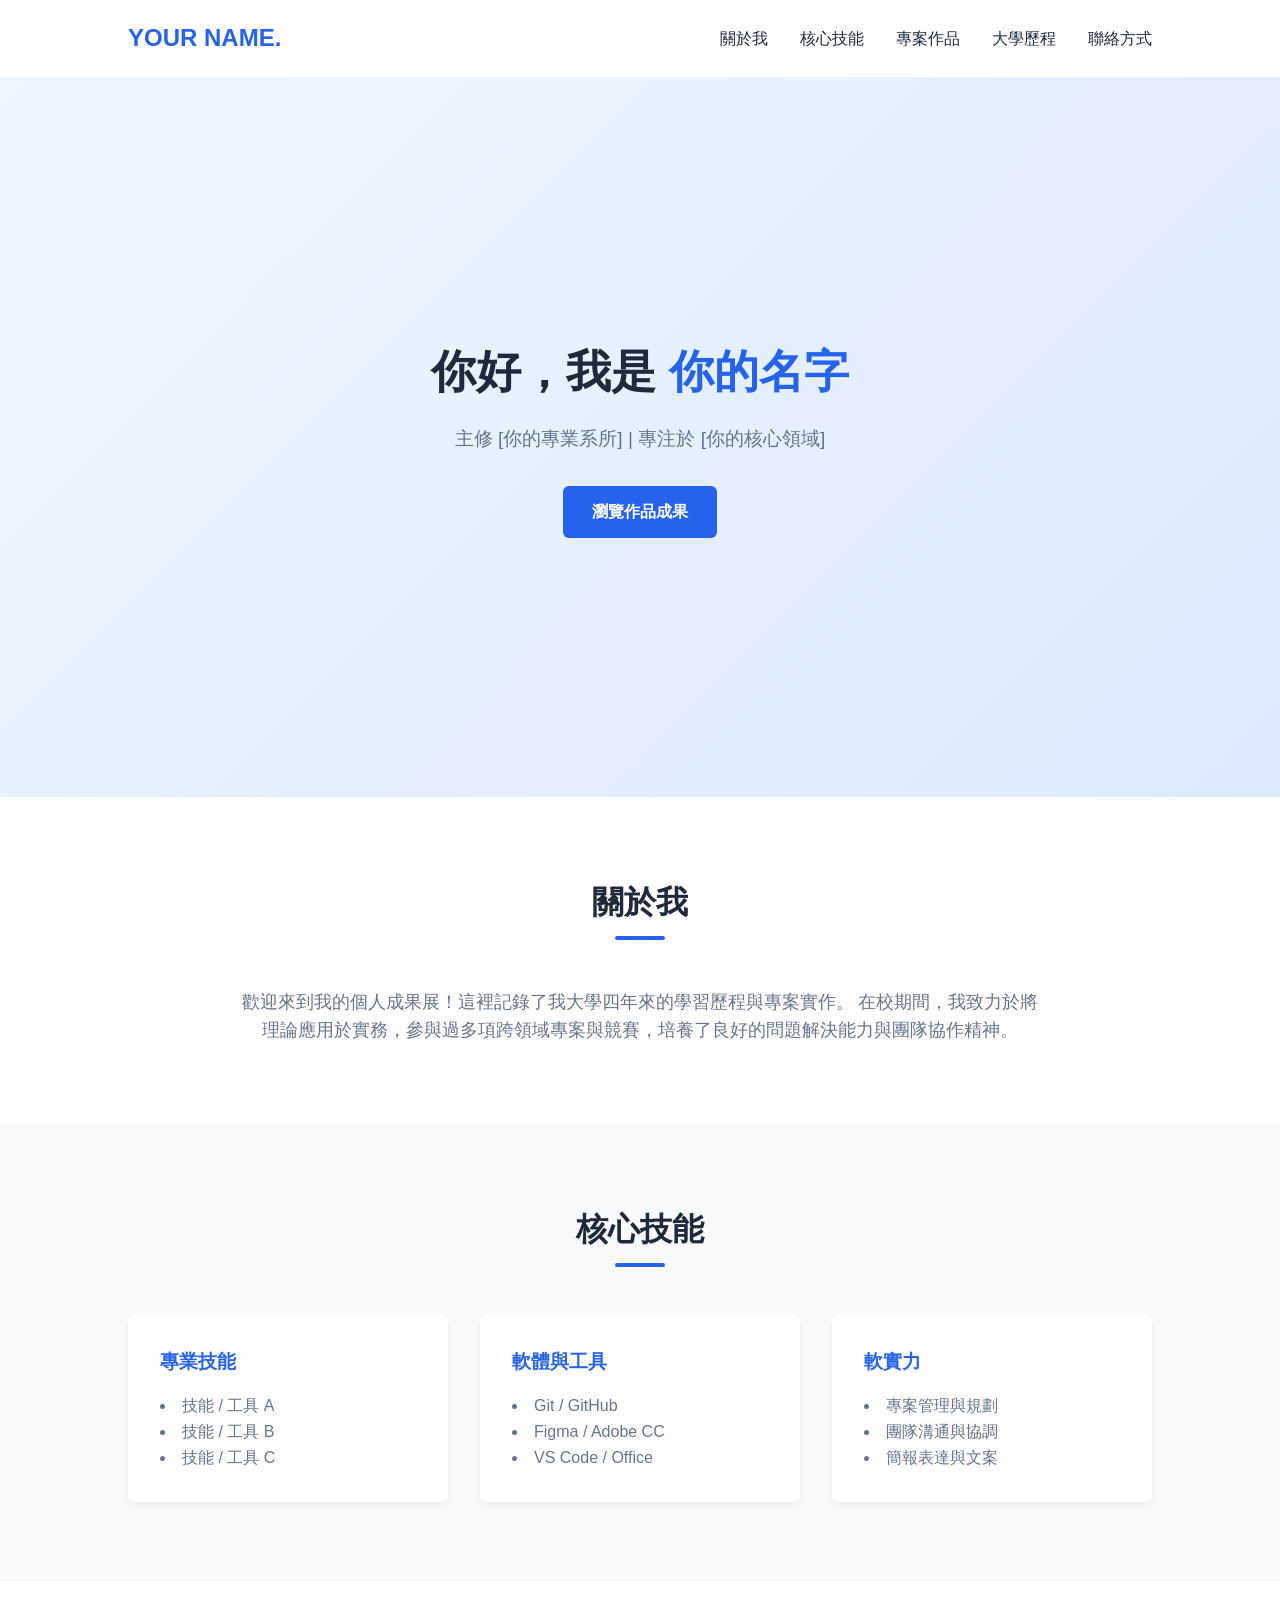
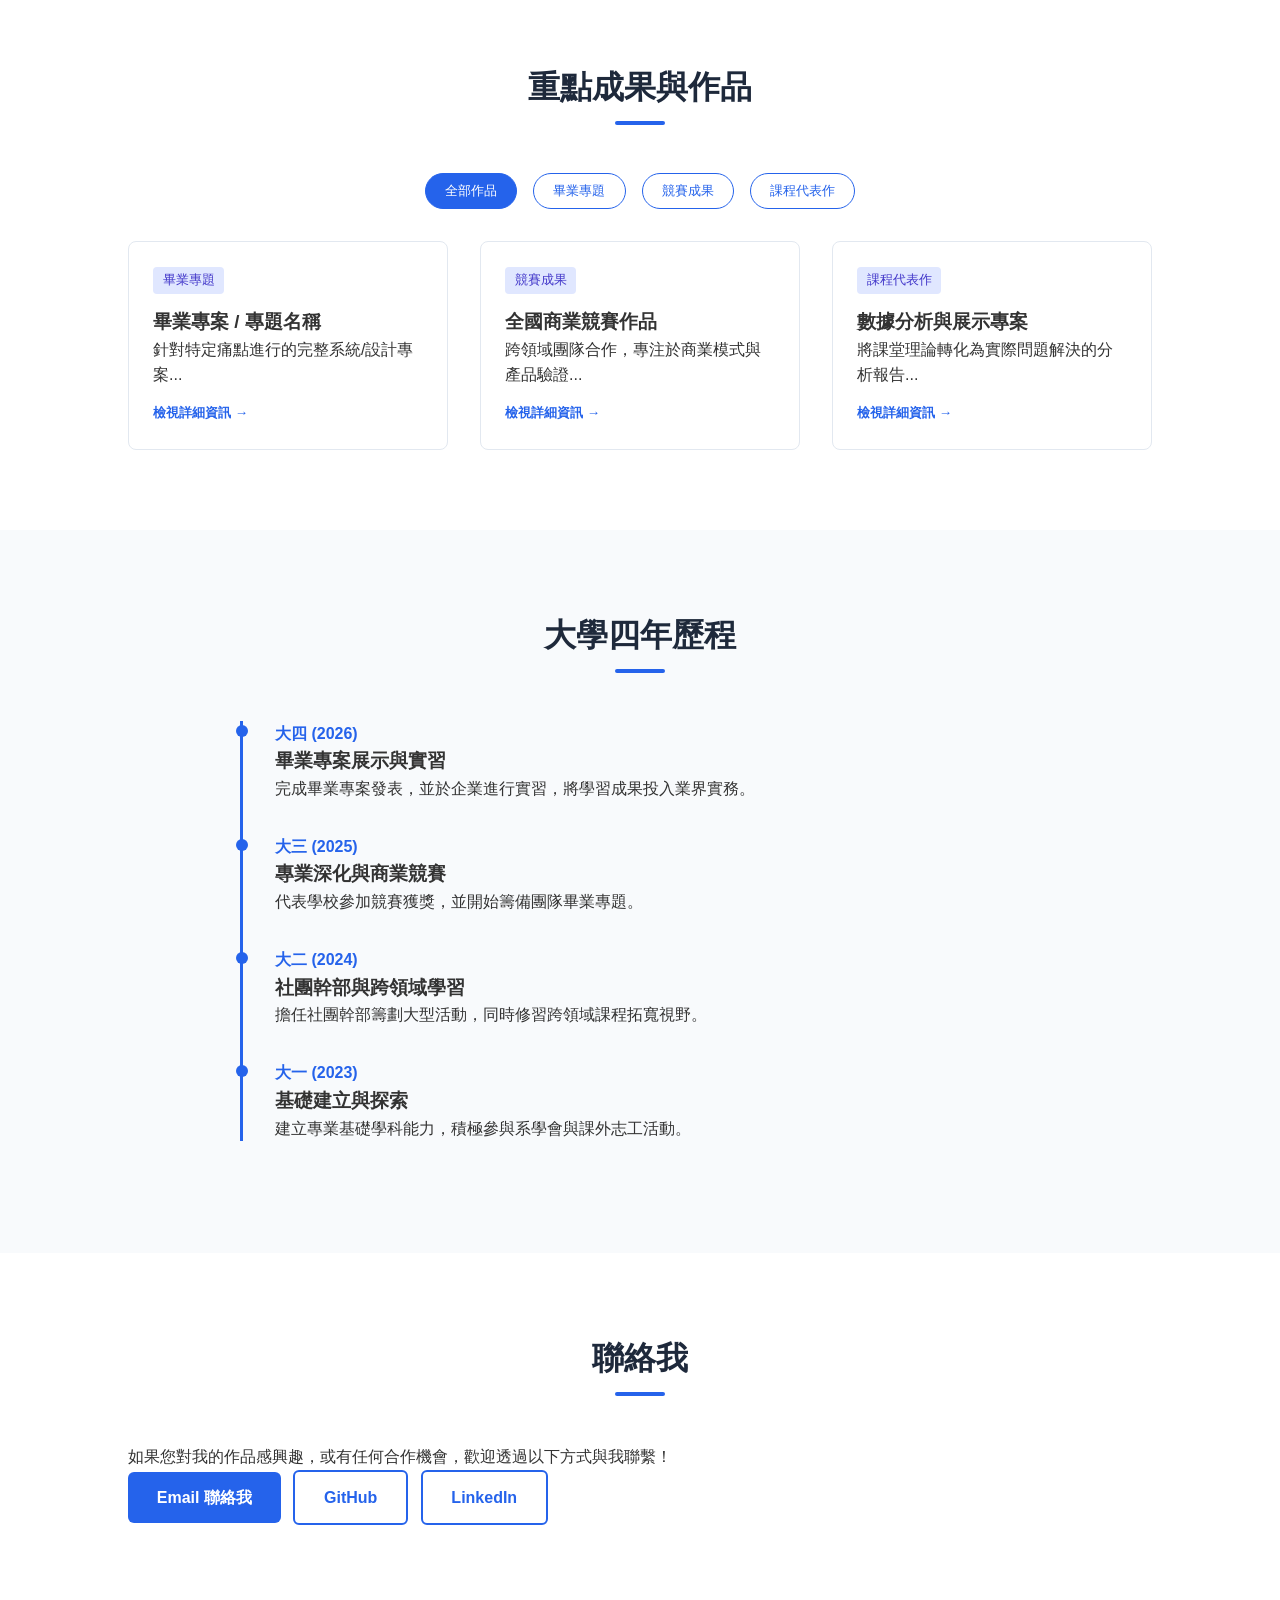
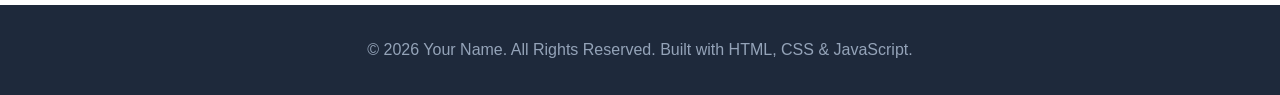
<file: index.html>
<!DOCTYPE html>
<html lang="zh-Hant">
<head>
    <meta charset="UTF-8">
    <meta name="viewport" content="width=device-width, initial-scale=1.0">
    <title>個人作品集 | 大學四年成果展</title>
    <link rel="stylesheet" href="style.css">
</head>
<body>

    <!-- 導覽列 -->
    <nav class="navbar" id="navbar">
        <div class="logo">YOUR NAME.</div>
        <ul class="nav-links">
            <li><a href="#about" class="nav-item">關於我</a></li>
            <li><a href="#skills" class="nav-item">核心技能</a></li>
            <li><a href="#projects" class="nav-item">專案作品</a></li>
            <li><a href="#timeline" class="nav-item">大學歷程</a></li>
            <li><a href="#contact" class="nav-item">聯絡方式</a></li>
        </ul>
    </nav>

    <!-- 首頁 Hero 區塊 -->
    <header class="hero">
        <div class="hero-content">
            <h1>你好，我是 <span class="highlight">你的名字</span></h1>
            <p>主修 [你的專業系所] | 專注於 [你的核心領域]</p>
            <a href="#projects" class="btn">瀏覽作品成果</a>
        </div>
    </header>

    <!-- 關於我 -->
    <section id="about" class="section">
        <h2 class="section-title">關於我</h2>
        <div class="about-container">
            <p class="about-text">
                歡迎來到我的個人成果展！這裡記錄了我大學四年來的學習歷程與專案實作。
                在校期間，我致力於將理論應用於實務，參與過多項跨領域專案與競賽，培養了良好的問題解決能力與團隊協作精神。
            </p>
        </div>
    </section>

    <!-- 核心技能 -->
    <section id="skills" class="section bg-light">
        <h2 class="section-title">核心技能</h2>
        <div class="skills-grid">
            <div class="skill-card">
                <h3>專業技能</h3>
                <ul>
                    <li>技能 / 工具 A</li>
                    <li>技能 / 工具 B</li>
                    <li>技能 / 工具 C</li>
                </ul>
            </div>
            <div class="skill-card">
                <h3>軟體與工具</h3>
                <ul>
                    <li>Git / GitHub</li>
                    <li>Figma / Adobe CC</li>
                    <li>VS Code / Office</li>
                </ul>
            </div>
            <div class="skill-card">
                <h3>軟實力</h3>
                <ul>
                    <li>專案管理與規劃</li>
                    <li>團隊溝通與協調</li>
                    <li>簡報表達與文案</li>
                </ul>
            </div>
        </div>
    </section>

    <!-- 專案/作品展示（支援 JS 分類篩選與彈窗檢視） -->
    <section id="projects" class="section">
        <h2 class="section-title">重點成果與作品</h2>
        
        <!-- JS 篩選按鈕 -->
        <div class="filter-buttons">
            <button class="filter-btn active" data-filter="all">全部作品</button>
            <button class="filter-btn" data-filter="graduation">畢業專題</button>
            <button class="filter-btn" data-filter="competition">競賽成果</button>
            <button class="filter-btn" data-filter="course">課程代表作</button>
        </div>

        <div class="projects-grid">
            <!-- 作品 1 -->
            <div class="project-card" data-category="graduation" data-title="畢業專案 / 專題名稱" data-desc="這是畢業專題的詳細說明。我們針對 [目標問題] 進行分析與實作，採用了 [技術/方法] 解決痛點，並獲得了 [專案成果/效益]。">
                <div class="project-info">
                    <span class="tag">畢業專題</span>
                    <h3>畢業專案 / 專題名稱</h3>
                    <p>針對特定痛點進行的完整系統/設計專案...</p>
                    <button class="btn-detail">檢視詳細資訊 &rarr;</button>
                </div>
            </div>

            <!-- 作品 2 -->
            <div class="project-card" data-category="competition" data-title="全國商業競賽作品" data-desc="代表學校參加全國競賽，團隊負責商業模式規劃與產品雛形驗證，最終順利進入決賽並獲得佳績。">
                <div class="project-info">
                    <span class="tag">競賽成果</span>
                    <h3>全國商業競賽作品</h3>
                    <p>跨領域團隊合作，專注於商業模式與產品驗證...</p>
                    <button class="btn-detail">檢視詳細資訊 &rarr;</button>
                </div>
            </div>

            <!-- 作品 3 -->
            <div class="project-card" data-category="course" data-title="數據分析與展示專案" data-desc="大學三年的課程代表作品，利用數據分析方法與視覺化工具呈現研究結果。">
                <div class="project-info">
                    <span class="tag">課程代表作</span>
                    <h3>數據分析與展示專案</h3>
                    <p>將課堂理論轉化為實際問題解決的分析報告...</p>
                    <button class="btn-detail">檢視詳細資訊 &rarr;</button>
                </div>
            </div>
        </div>
    </section>

    <!-- 大學四年時間軸 -->
    <section id="timeline" class="section bg-light">
        <h2 class="section-title">大學四年歷程</h2>
        <div class="timeline">
            <div class="timeline-item fade-in">
                <div class="timeline-date">大四 (2026)</div>
                <div class="timeline-content">
                    <h3>畢業專案展示與實習</h3>
                    <p>完成畢業專案發表，並於企業進行實習，將學習成果投入業界實務。</p>
                </div>
            </div>
            <div class="timeline-item fade-in">
                <div class="timeline-date">大三 (2025)</div>
                <div class="timeline-content">
                    <h3>專業深化與商業競賽</h3>
                    <p>代表學校參加競賽獲獎，並開始籌備團隊畢業專題。</p>
                </div>
            </div>
            <div class="timeline-item fade-in">
                <div class="timeline-date">大二 (2024)</div>
                <div class="timeline-content">
                    <h3>社團幹部與跨領域學習</h3>
                    <p>擔任社團幹部籌劃大型活動，同時修習跨領域課程拓寬視野。</p>
                </div>
            </div>
            <div class="timeline-item fade-in">
                <div class="timeline-date">大一 (2023)</div>
                <div class="timeline-content">
                    <h3>基礎建立與探索</h3>
                    <p>建立專業基礎學科能力，積極參與系學會與課外志工活動。</p>
                </div>
            </div>
        </div>
    </section>

    <!-- 聯絡方式 -->
    <section id="contact" class="section">
        <h2 class="section-title">聯絡我</h2>
        <div class="contact-content">
            <p>如果您對我的作品感興趣，或有任何合作機會，歡迎透過以下方式與我聯繫！</p>
            <div class="contact-links">
                <a href="mailto:your.email@example.com" class="btn">Email 聯絡我</a>
                <a href="https://github.com/yourusername" target="_blank" class="btn btn-outline">GitHub</a>
                <a href="https://linkedin.com/in/yourusername" target="_blank" class="btn btn-outline">LinkedIn</a>
            </div>
        </div>
    </section>

    <!-- JS 彈窗 (Modal) -->
    <div id="project-modal" class="modal">
        <div class="modal-content">
            <span class="close-btn">&times;</span>
            <h3 id="modal-title">作品名稱</h3>
            <p id="modal-desc">詳細說明內容...</p>
        </div>
    </div>

    <!-- 頁尾 -->
    <footer>
        <p>&copy; 2026 Your Name. All Rights Reserved. Built with HTML, CSS & JavaScript.</p>
    </footer>

    <!-- 引入外部 JS 檔案 -->
    <script src="script.js"></script>
</body>
</html>
</file>
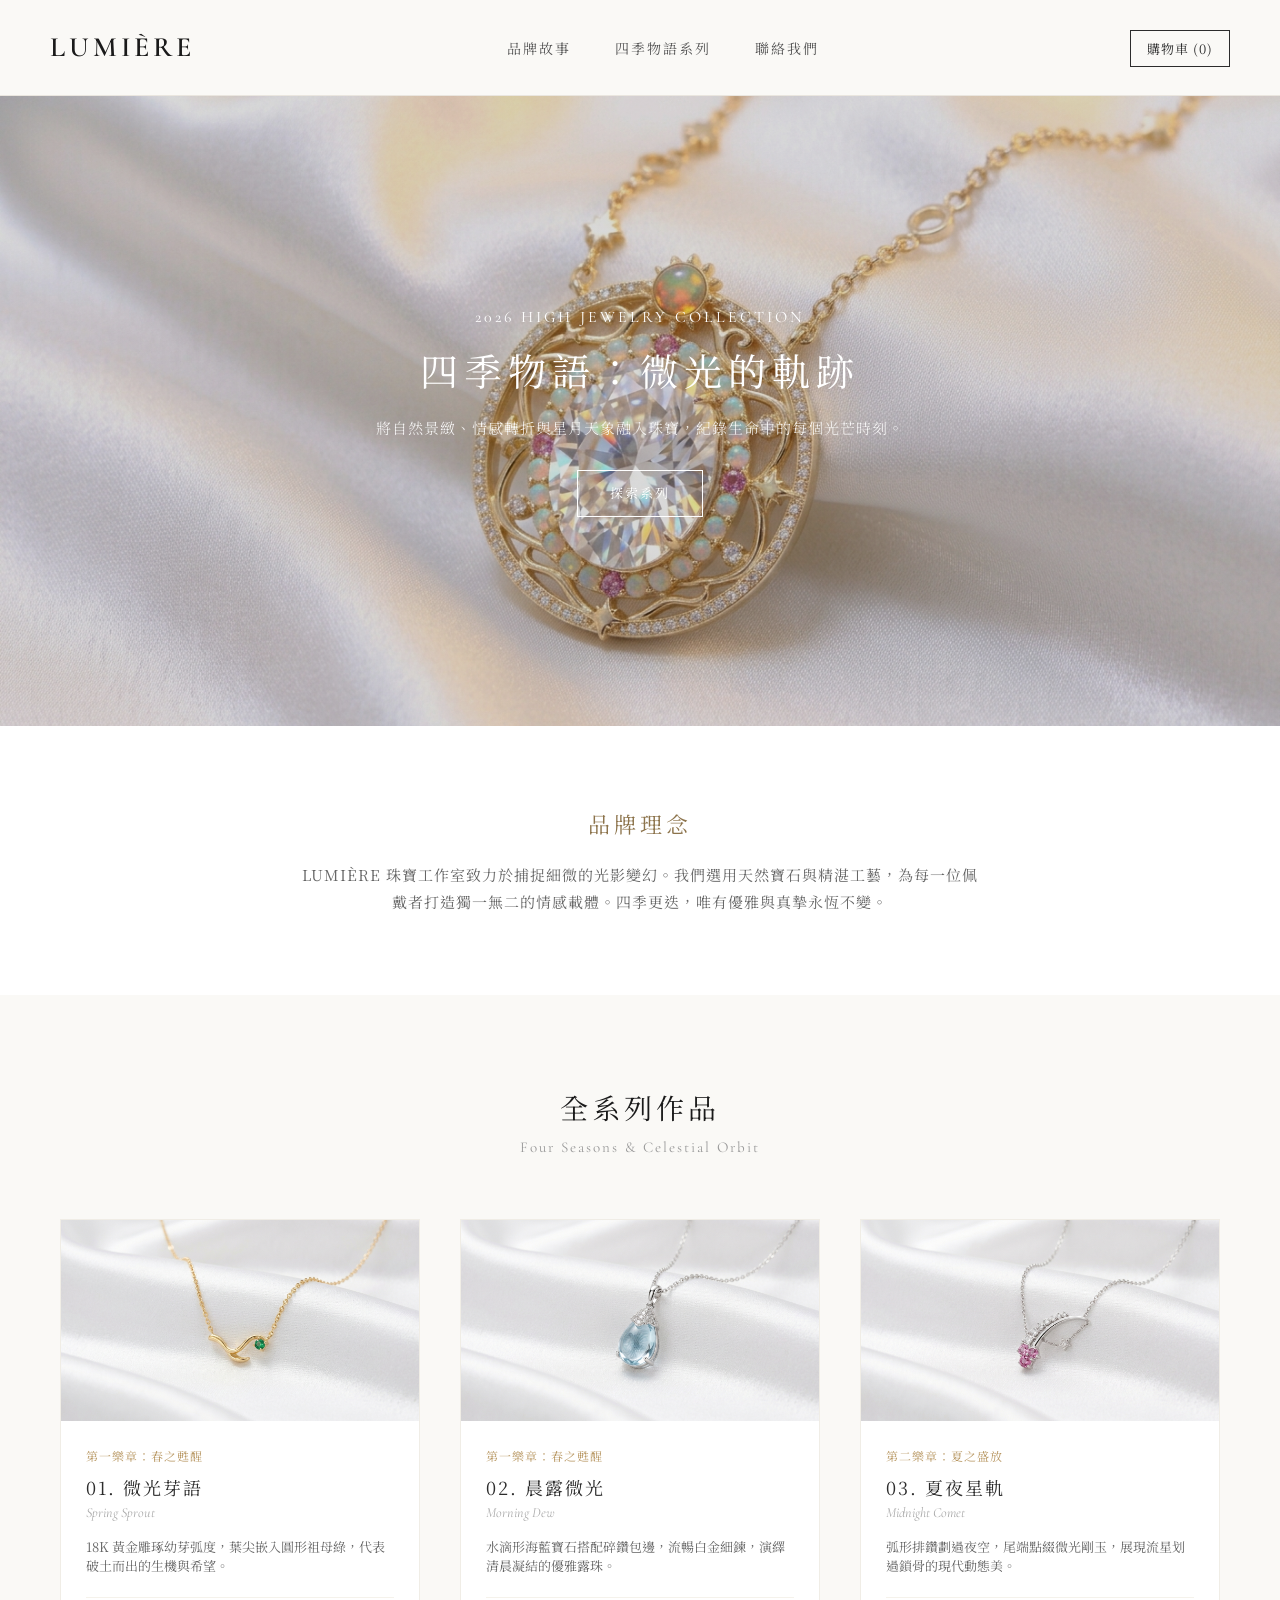
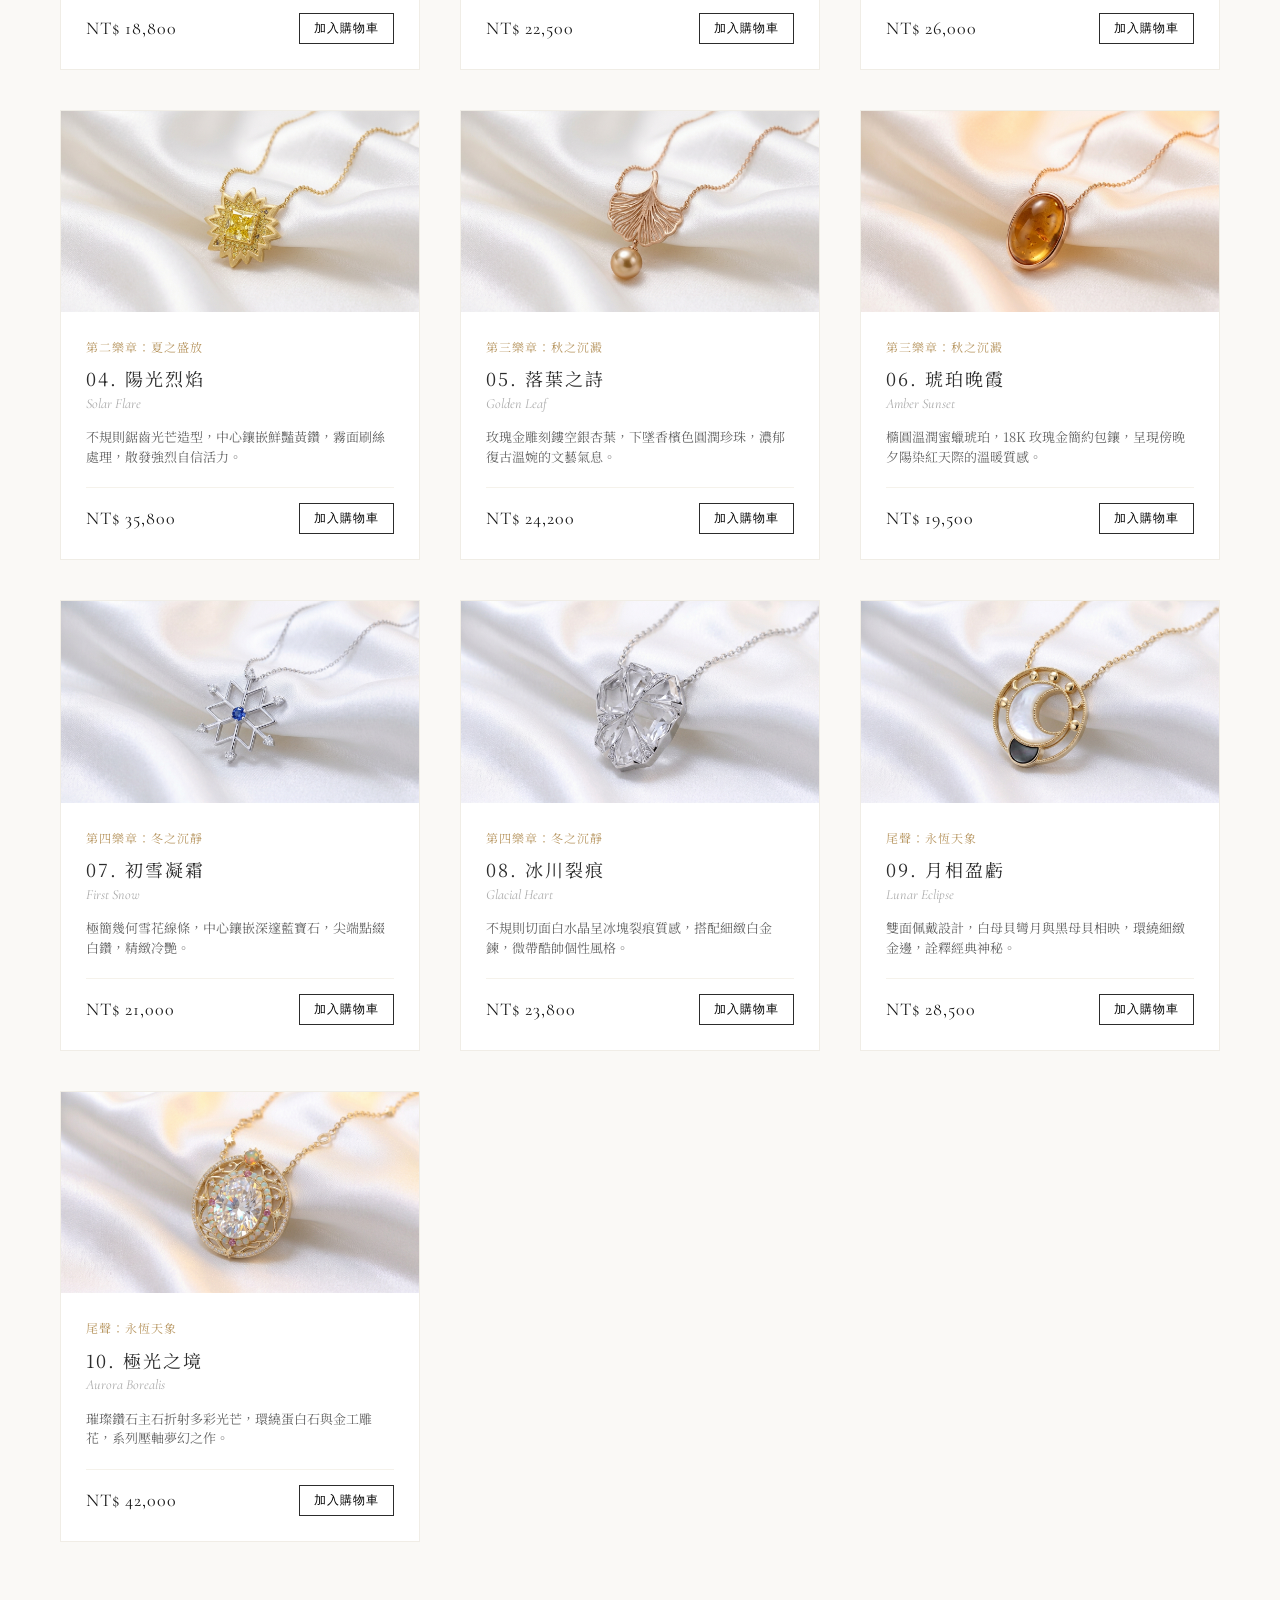
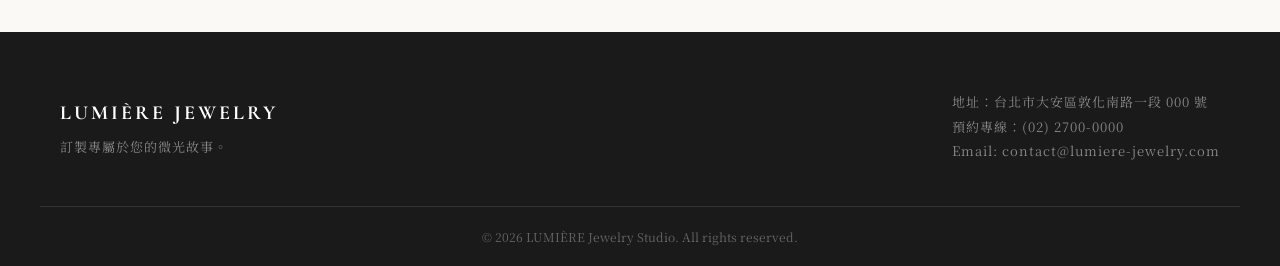
<file: zzz/index.html>
<!DOCTYPE html>
<html lang="zh-TW">
<head>
    <meta charset="UTF-8">
    <meta name="viewport" content="width=device-width, initial-scale=1.0">
    <title>LUMIÈRE Jewelry | 微光的軌跡系列</title>
    <link rel="stylesheet" href="style.css">
    <link rel="preconnect" href="https://fonts.googleapis.com">
    <link rel="preconnect" href="https://fonts.gstatic.com" crossorigin>
    <link href="https://fonts.googleapis.com/css2?family=Cormorant+Garamond:wght@300;400;600&family=Noto+Serif+TC:wght@300;400;600&display=swap" rel="stylesheet">
</head>
<body>

    <!-- 頁首導覽列 -->
    <header class="navbar">
        <div class="logo">LUMIÈRE</div>
        <nav class="nav-links">
            <a href="#about">品牌故事</a>
            <a href="#collection">四季物語系列</a>
            <a href="#contact">聯絡我們</a>
        </nav>
        <div class="nav-icons">
            <a href="#cart" class="cart-icon">購物車 (0)</a>
        </div>
    </header>

    <!-- 主視覺 Banner -->
    <section class="hero">
        <div class="hero-content">
            <span class="subtitle">2026 High Jewelry Collection</span>
            <h1>四季物語：微光的軌跡</h1>
            <p>將自然景緻、情感轉折與星月天象融入珠寶，紀錄生命中的每個光芒時刻。</p>
            <a href="#collection" class="btn-primary">探索系列</a>
        </div>
    </section>

    <!-- 品牌簡介 -->
    <section id="about" class="about-section">
        <div class="container">
            <h2>品牌理念</h2>
            <p class="about-text">
                LUMIÈRE 珠寶工作室致力於捕捉細微的光影變幻。我們選用天然寶石與精湛工藝，為每一位佩戴者打造獨一無二的情感載體。四季更迭，唯有優雅與真摯永恆不變。
            </p>
        </div>
    </section>

    <!-- 商品列表 -->
    <section id="collection" class="collection-section">
        <div class="container">
            <div class="section-title">
                <h2>全系列作品</h2>
                <p>Four Seasons & Celestial Orbit</p>
            </div>

            <div class="product-grid">

                <!-- 01. 微光芽語 -->
                <div class="product-card">
                    <div class="product-image">
                        <img src="images/01.jpg" alt="微光芽語 Spring Sprout">
                    </div>
                    <div class="product-info">
                        <span class="chapter">第一樂章：春之甦醒</span>
                        <h3>01. 微光芽語</h3>
                        <p class="en-title">Spring Sprout</p>
                        <p class="desc">18K 黃金雕琢幼芽弧度，葉尖嵌入圓形祖母綠，代表破土而出的生機與希望。</p>
                        <div class="price-bar">
                            <span class="price">NT$ 18,800</span>
                            <button class="btn-add">加入購物車</button>
                        </div>
                    </div>
                </div>

                <!-- 02. 晨露微光 -->
                <div class="product-card">
                    <div class="product-image">
                        <img src="images/02.jpg" alt="晨露微光 Morning Dew">
                    </div>
                    <div class="product-info">
                        <span class="chapter">第一樂章：春之甦醒</span>
                        <h3>02. 晨露微光</h3>
                        <p class="en-title">Morning Dew</p>
                        <p class="desc">水滴形海藍寶石搭配碎鑽包邊，流暢白金細鍊，演繹清晨凝結的優雅露珠。</p>
                        <div class="price-bar">
                            <span class="price">NT$ 22,500</span>
                            <button class="btn-add">加入購物車</button>
                        </div>
                    </div>
                </div>

                <!-- 03. 夏夜星軌 -->
                <div class="product-card">
                    <div class="product-image">
                        <img src="images/03.jpg" alt="夏夜星軌 Midnight Comet">
                    </div>
                    <div class="product-info">
                        <span class="chapter">第二樂章：夏之盛放</span>
                        <h3>03. 夏夜星軌</h3>
                        <p class="en-title">Midnight Comet</p>
                        <p class="desc">弧形排鑽劃過夜空，尾端點綴微光剛玉，展現流星划過鎖骨的現代動態美。</p>
                        <div class="price-bar">
                            <span class="price">NT$ 26,000</span>
                            <button class="btn-add">加入購物車</button>
                        </div>
                    </div>
                </div>

                <!-- 04. 陽光烈焰 -->
                <div class="product-card">
                    <div class="product-image">
                        <img src="images/04.jpg" alt="陽光烈焰 Solar Flare">
                    </div>
                    <div class="product-info">
                        <span class="chapter">第二樂章：夏之盛放</span>
                        <h3>04. 陽光烈焰</h3>
                        <p class="en-title">Solar Flare</p>
                        <p class="desc">不規則鋸齒光芒造型，中心鑲嵌鮮豔黃鑽，霧面刷絲處理，散發強烈自信活力。</p>
                        <div class="price-bar">
                            <span class="price">NT$ 35,800</span>
                            <button class="btn-add">加入購物車</button>
                        </div>
                    </div>
                </div>

                <!-- 05. 落葉之詩 -->
                <div class="product-card">
                    <div class="product-image">
                        <img src="images/05.jpg" alt="落葉之詩 Golden Leaf">
                    </div>
                    <div class="product-info">
                        <span class="chapter">第三樂章：秋之沉澱</span>
                        <h3>05. 落葉之詩</h3>
                        <p class="en-title">Golden Leaf</p>
                        <p class="desc">玫瑰金雕刻鏤空銀杏葉，下墜香檳色圓潤珍珠，濃郁復古溫婉的文藝氣息。</p>
                        <div class="price-bar">
                            <span class="price">NT$ 24,200</span>
                            <button class="btn-add">加入購物車</button>
                        </div>
                    </div>
                </div>

                <!-- 06. 琥珀晚霞 -->
                <div class="product-card">
                    <div class="product-image">
                        <img src="images/06.jpg" alt="琥珀晚霞 Amber Sunset">
                    </div>
                    <div class="product-info">
                        <span class="chapter">第三樂章：秋之沉澱</span>
                        <h3>06. 琥珀晚霞</h3>
                        <p class="en-title">Amber Sunset</p>
                        <p class="desc">橢圓溫潤蜜蠟琥珀，18K 玫瑰金簡約包鑲，呈現傍晚夕陽染紅天際的溫暖質感。</p>
                        <div class="price-bar">
                            <span class="price">NT$ 19,500</span>
                            <button class="btn-add">加入購物車</button>
                        </div>
                    </div>
                </div>

                <!-- 07. 初雪凝霜 -->
                <div class="product-card">
                    <div class="product-image">
                        <img src="images/07.jpg" alt="初雪凝霜 First Snow">
                    </div>
                    <div class="product-info">
                        <span class="chapter">第四樂章：冬之沉靜</span>
                        <h3>07. 初雪凝霜</h3>
                        <p class="en-title">First Snow</p>
                        <p class="desc">極簡幾何雪花線條，中心鑲嵌深邃藍寶石，尖端點綴白鑽，精緻冷艷。</p>
                        <div class="price-bar">
                            <span class="price">NT$ 21,000</span>
                            <button class="btn-add">加入購物車</button>
                        </div>
                    </div>
                </div>

                <!-- 08. 冰川裂痕 -->
                <div class="product-card">
                    <div class="product-image">
                        <img src="images/08.jpg" alt="冰川裂痕 Glacial Heart">
                    </div>
                    <div class="product-info">
                        <span class="chapter">第四樂章：冬之沉靜</span>
                        <h3>08. 冰川裂痕</h3>
                        <p class="en-title">Glacial Heart</p>
                        <p class="desc">不規則切面白水晶呈冰塊裂痕質感，搭配細緻白金鍊，微帶酷帥個性風格。</p>
                        <div class="price-bar">
                            <span class="price">NT$ 23,800</span>
                            <button class="btn-add">加入購物車</button>
                        </div>
                    </div>
                </div>

                <!-- 09. 月相盈虧 -->
                <div class="product-card">
                    <div class="product-image">
                        <img src="images/09.jpg" alt="月相盈虧 Lunar Eclipse">
                    </div>
                    <div class="product-info">
                        <span class="chapter">尾聲：永恆天象</span>
                        <h3>09. 月相盈虧</h3>
                        <p class="en-title">Lunar Eclipse</p>
                        <p class="desc">雙面佩戴設計，白母貝彎月與黑母貝相映，環繞細緻金邊，詮釋經典神秘。</p>
                        <div class="price-bar">
                            <span class="price">NT$ 28,500</span>
                            <button class="btn-add">加入購物車</button>
                        </div>
                    </div>
                </div>

                <!-- 10. 極光之境 -->
                <div class="product-card">
                    <div class="product-image">
                        <img src="images/10.jpg" alt="極光之境 Aurora Borealis">
                    </div>
                    <div class="product-info">
                        <span class="chapter">尾聲：永恆天象</span>
                        <h3>10. 極光之境</h3>
                        <p class="en-title">Aurora Borealis</p>
                        <p class="desc">璀璨鑽石主石折射多彩光芒，環繞蛋白石與金工雕花，系列壓軸夢幻之作。</p>
                        <div class="price-bar">
                            <span class="price">NT$ 42,000</span>
                            <button class="btn-add">加入購物車</button>
                        </div>
                    </div>
                </div>

            </div>
        </div>
    </section>

    <!-- 頁尾 -->
    <footer id="contact" class="footer">
        <div class="container footer-content">
            <div class="footer-brand">
                <h3>LUMIÈRE JEWELRY</h3>
                <p>訂製專屬於您的微光故事。</p>
            </div>
            <div class="footer-info">
                <p>地址：台北市大安區敦化南路一段 000 號</p>
                <p>預約專線：(02) 2700-0000</p>
                <p>Email: contact@lumiere-jewelry.com</p>
            </div>
        </div>
        <div class="footer-bottom">
            <p>&copy; 2026 LUMIÈRE Jewelry Studio. All rights reserved.</p>
        </div>
    </footer>

</body>
</html>
</file>
<file: style.css>
/* 全局重設 */
* {
    margin: 0;
    padding: 0;
    box-sizing: border-box;
    font-family: 'PingFang TC', 'Microsoft JhengHei', sans-serif;
    scroll-behavior: smooth;
}

:root {
    --primary-color: #2563eb;
    --primary-dark: #1d4ed8;
    --bg-light: #f8fafc;
    --text-dark: #1e293b;
    --text-gray: #64748b;
}

body {
    line-height: 1.6;
    color: #333;
    background-color: #fff;
}

/* 導覽列與 JS 動態效果 */
.navbar {
    display: flex;
    justify-content: space-between;
    align-items: center;
    padding: 1.2rem 10%;
    background-color: rgba(255, 255, 255, 0.95);
    position: sticky;
    top: 0;
    z-index: 1000;
    transition: all 0.3s ease;
}

.navbar.scrolled {
    box-shadow: 0 4px 15px rgba(0, 0, 0, 0.1);
    padding: 0.8rem 10%;
}

.logo {
    font-size: 1.5rem;
    font-weight: bold;
    color: var(--primary-color);
}

.nav-links {
    display: flex;
    list-style: none;
}

.nav-links li {
    margin-left: 2rem;
}

.nav-links a {
    text-decoration: none;
    color: var(--text-dark);
    font-weight: 500;
    transition: color 0.3s;
}

.nav-links a.active, .nav-links a:hover {
    color: var(--primary-color);
}

/* Hero 區塊 */
.hero {
    height: 80vh;
    display: flex;
    justify-content: center;
    align-items: center;
    text-align: center;
    background: linear-gradient(135deg, #eff6ff 0%, #dbeafe 100%);
    padding: 0 1rem;
}

.hero h1 {
    font-size: 2.8rem;
    margin-bottom: 1rem;
    color: var(--text-dark);
}

.hero .highlight {
    color: var(--primary-color);
}

.hero p {
    font-size: 1.2rem;
    color: var(--text-gray);
    margin-bottom: 2rem;
}

/* 按鈕樣式 */
.btn {
    display: inline-block;
    padding: 0.8rem 1.8rem;
    background-color: var(--primary-color);
    color: #fff;
    text-decoration: none;
    border: none;
    border-radius: 6px;
    font-weight: bold;
    cursor: pointer;
    transition: background 0.3s;
}

.btn:hover {
    background-color: var(--primary-dark);
}

.btn-outline {
    background-color: transparent;
    color: var(--primary-color);
    border: 2px solid var(--primary-color);
    margin-left: 0.5rem;
}

.btn-outline:hover {
    background-color: var(--primary-color);
    color: #fff;
}

/* Section 通用 */
.section {
    padding: 5rem 10%;
}

.bg-light {
    background-color: var(--bg-light);
}

.section-title {
    text-align: center;
    font-size: 2rem;
    margin-bottom: 3rem;
    color: var(--text-dark);
    position: relative;
}

.section-title::after {
    content: '';
    display: block;
    width: 50px;
    height: 4px;
    background-color: var(--primary-color);
    margin: 0.5rem auto 0;
    border-radius: 2px;
}

/* 關於我 */
.about-text {
    max-width: 800px;
    margin: 0 auto;
    text-align: center;
    font-size: 1.1rem;
    color: var(--text-gray);
}

/* 技能卡片 */
.skills-grid {
    display: grid;
    grid-template-columns: repeat(auto-fit, minmax(250px, 1fr));
    gap: 2rem;
}

.skill-card {
    background: #fff;
    padding: 2rem;
    border-radius: 8px;
    box-shadow: 0 4px 6px rgba(0,0,0,0.05);
}

.skill-card h3 {
    margin-bottom: 1rem;
    color: var(--primary-color);
}

.skill-card ul {
    list-style-position: inside;
    color: var(--text-gray);
}

/* 作品分類篩選按鈕 */
.filter-buttons {
    display: flex;
    justify-content: center;
    gap: 1rem;
    margin-bottom: 2rem;
    flex-wrap: wrap;
}

.filter-btn {
    padding: 0.5rem 1.2rem;
    border: 1px solid var(--primary-color);
    background: transparent;
    color: var(--primary-color);
    border-radius: 20px;
    cursor: pointer;
    transition: all 0.3s;
}

.filter-btn.active, .filter-btn:hover {
    background: var(--primary-color);
    color: #fff;
}

/* 作品區塊 */
.projects-grid {
    display: grid;
    grid-template-columns: repeat(auto-fit, minmax(300px, 1fr));
    gap: 2rem;
}

.project-card {
    background: #fff;
    border: 1px solid #e2e8f0;
    border-radius: 8px;
    padding: 1.5rem;
    transition: transform 0.3s, opacity 0.3s;
}

.project-card.hide {
    display: none;
}

.project-card:hover {
    transform: translateY(-5px);
    box-shadow: 0 10px 20px rgba(0,0,0,0.08);
}

.project-info .tag {
    display: inline-block;
    font-size: 0.8rem;
    background: #e0e7ff;
    color: #4338ca;
    padding: 0.2rem 0.6rem;
    border-radius: 4px;
    margin-bottom: 0.8rem;
}

.btn-detail {
    background: none;
    border: none;
    color: var(--primary-color);
    font-weight: bold;
    cursor: pointer;
    margin-top: 1rem;
    padding: 0;
}

/* 時間軸與滾動動畫 */
.timeline {
    max-width: 800px;
    margin: 0 auto;
    border-left: 3px solid var(--primary-color);
    padding-left: 2rem;
}

.timeline-item {
    margin-bottom: 2rem;
    position: relative;
    opacity: 0;
    transform: translateY(20px);
    transition: all 0.6s ease;
}

.timeline-item.visible {
    opacity: 1;
    transform: translateY(0);
}

.timeline-item::before {
    content: '';
    width: 12px;
    height: 12px;
    background: var(--primary-color);
    border-radius: 50%;
    position: absolute;
    left: -2.45rem;
    top: 0.3rem;
}

.timeline-date {
    font-weight: bold;
    color: var(--primary-color);
}

/* 彈窗 (Modal) */
.modal {
    display: none;
    position: fixed;
    top: 0;
    left: 0;
    width: 100%;
    height: 100%;
    background: rgba(0, 0, 0, 0.6);
    z-index: 2000;
    justify-content: center;
    align-items: center;
}

.modal-content {
    background: #fff;
    padding: 2rem;
    border-radius: 8px;
    max-width: 500px;
    width: 90%;
    position: relative;
}

.close-btn {
    position: absolute;
    top: 1rem;
    right: 1.5rem;
    font-size: 1.5rem;
    cursor: pointer;
}

/* 頁尾 */
footer {
    text-align: center;
    padding: 2rem;
    background-color: var(--text-dark);
    color: #94a3b8;
}

/* 響應式 */
@media (max-width: 768px) {
    .navbar {
        flex-direction: column;
        gap: 1rem;
    }
    .nav-links li {
        margin: 0 0.5rem;
    }
}
</file>
<file: zzz/style.css>
/* ===== 全局與字型設定 ===== */
* {
    margin: 0;
    padding: 0;
    box-sizing: border-box;
}

body {
    font-family: 'Noto Serif TC', 'Cormorant Garamond', serif;
    background-color: #faf9f6; /* 溫和的奶白色底色 */
    color: #2c2c2c;
    line-height: 1.6;
}

a {
    text-decoration: none;
    color: inherit;
}

.container {
    max-width: 1200px;
    margin: 0 auto;
    padding: 0 20px;
}

/* ===== 導覽列 ===== */
.navbar {
    display: flex;
    justify-content: space-between;
    align-items: center;
    padding: 25px 50px;
    background-color: rgba(250, 249, 246, 0.95);
    position: sticky;
    top: 0;
    z-index: 100;
    border-bottom: 1px solid #eae6df;
}

.logo {
    font-family: 'Cormorant Garamond', serif;
    font-size: 28px;
    font-weight: 600;
    letter-spacing: 4px;
    color: #1a1a1a;
}

.nav-links a {
    margin: 0 20px;
    font-size: 14px;
    letter-spacing: 2px;
    color: #555;
    transition: color 0.3s ease;
}

.nav-links a:hover {
    color: #b89762; /* 典雅金色 */
}

.cart-icon {
    font-size: 13px;
    letter-spacing: 1px;
    border: 1px solid #2c2c2c;
    padding: 8px 16px;
    transition: all 0.3s ease;
}

.cart-icon:hover {
    background-color: #2c2c2c;
    color: #ffffff;
}

/* ===== 主視覺 (Hero) ===== */
.hero {
    height: 70vh;
    background: linear-gradient(rgba(0, 0, 0, 0.15), rgba(0, 0, 0, 0.15)), url('images/10.jpg') center/cover no-repeat;
    display: flex;
    justify-content: center;
    align-items: center;
    text-align: center;
    color: #ffffff;
}

.hero-content {
    max-width: 650px;
    padding: 20px;
}

.hero .subtitle {
    font-family: 'Cormorant Garamond', serif;
    font-size: 16px;
    letter-spacing: 3px;
    text-transform: uppercase;
    display: block;
    margin-bottom: 10px;
}

.hero h1 {
    font-size: 38px;
    font-weight: 400;
    letter-spacing: 6px;
    margin-bottom: 15px;
}

.hero p {
    font-size: 15px;
    font-weight: 300;
    letter-spacing: 1px;
    margin-bottom: 30px;
    opacity: 0.9;
}

.btn-primary {
    display: inline-block;
    padding: 12px 32px;
    border: 1px solid #ffffff;
    color: #ffffff;
    font-size: 13px;
    letter-spacing: 2px;
    transition: all 0.3s ease;
}

.btn-primary:hover {
    background-color: #ffffff;
    color: #1a1a1a;
}

/* ===== 品牌簡介 ===== */
.about-section {
    padding: 80px 0;
    text-align: center;
    background-color: #ffffff;
}

.about-section h2 {
    font-size: 22px;
    font-weight: 400;
    letter-spacing: 4px;
    margin-bottom: 20px;
    color: #8c734b;
}

.about-text {
    max-width: 680px;
    margin: 0 auto;
    font-size: 15px;
    color: #666;
    line-height: 1.8;
    letter-spacing: 1px;
}

/* ===== 商品列表頁面 ===== */
.collection-section {
    padding: 90px 0;
}

.section-title {
    text-align: center;
    margin-bottom: 60px;
}

.section-title h2 {
    font-size: 28px;
    font-weight: 400;
    letter-spacing: 4px;
    color: #1a1a1a;
}

.section-title p {
    font-family: 'Cormorant Garamond', serif;
    font-size: 15px;
    letter-spacing: 2px;
    color: #999;
    margin-top: 5px;
}

/* Grid 網格佈局 */
.product-grid {
    display: grid;
    grid-template-columns: repeat(auto-fill, minmax(340px, 1fr));
    gap: 40px;
}

.product-card {
    background-color: #ffffff;
    border: 1px solid #f0ede6;
    transition: transform 0.3s ease, box-shadow 0.3s ease;
}

.product-card:hover {
    transform: translateY(-5px);
    box-shadow: 0 15px 30px rgba(0, 0, 0, 0.04);
}

.product-image {
    width: 100%;
    aspect-ratio: 16 / 9;
    overflow: hidden;
    background-color: #f7f6f2;
}

.product-image img {
    width: 100%;
    height: 100%;
    object-fit: cover;
    transition: transform 0.5s ease;
}

.product-card:hover .product-image img {
    transform: scale(1.04);
}

.product-info {
    padding: 25px;
}

.chapter {
    font-size: 12px;
    letter-spacing: 1px;
    color: #b89762;
    display: block;
    margin-bottom: 8px;
}

.product-info h3 {
    font-size: 18px;
    font-weight: 400;
    letter-spacing: 2px;
    color: #2c2c2c;
}

.en-title {
    font-family: 'Cormorant Garamond', serif;
    font-size: 14px;
    color: #aaa;
    margin-bottom: 12px;
    font-style: italic;
}

.desc {
    font-size: 13px;
    color: #666;
    margin-bottom: 20px;
    height: 40px;
    line-height: 1.5;
}

.price-bar {
    display: flex;
    justify-content: space-between;
    align-items: center;
    border-top: 1px solid #f5f2eb;
    padding-top: 15px;
}

.price {
    font-family: 'Cormorant Garamond', serif;
    font-size: 18px;
    letter-spacing: 1px;
    color: #1a1a1a;
}

.btn-add {
    background: none;
    border: 1px solid #2c2c2c;
    padding: 6px 14px;
    font-size: 12px;
    letter-spacing: 1px;
    cursor: pointer;
    transition: all 0.3s ease;
}

.btn-add:hover {
    background-color: #b89762;
    border-color: #b89762;
    color: #ffffff;
}

/* ===== 頁尾 ===== */
.footer {
    background-color: #1a1a1a;
    color: #cccccc;
    padding: 60px 0 20px;
}

.footer-content {
    display: flex;
    justify-content: space-between;
    align-items: center;
    padding-bottom: 40px;
    border-bottom: 1px solid #333333;
}

.footer-brand h3 {
    font-family: 'Cormorant Garamond', serif;
    font-size: 20px;
    letter-spacing: 3px;
    color: #ffffff;
    margin-bottom: 8px;
}

.footer-brand p, .footer-info p {
    font-size: 13px;
    letter-spacing: 1px;
    color: #888888;
    margin-bottom: 4px;
}

.footer-bottom {
    text-align: center;
    padding-top: 20px;
    font-size: 12px;
    color: #666666;
}

/* ===== 響應式調整 ===== */
@media (max-width: 768px) {
    .navbar {
        flex-direction: column;
        gap: 15px;
        padding: 20px;
    }
    
    .hero h1 {
        font-size: 28px;
    }
    
    .footer-content {
        flex-direction: column;
        text-align: center;
        gap: 20px;
    }
}
</file>
